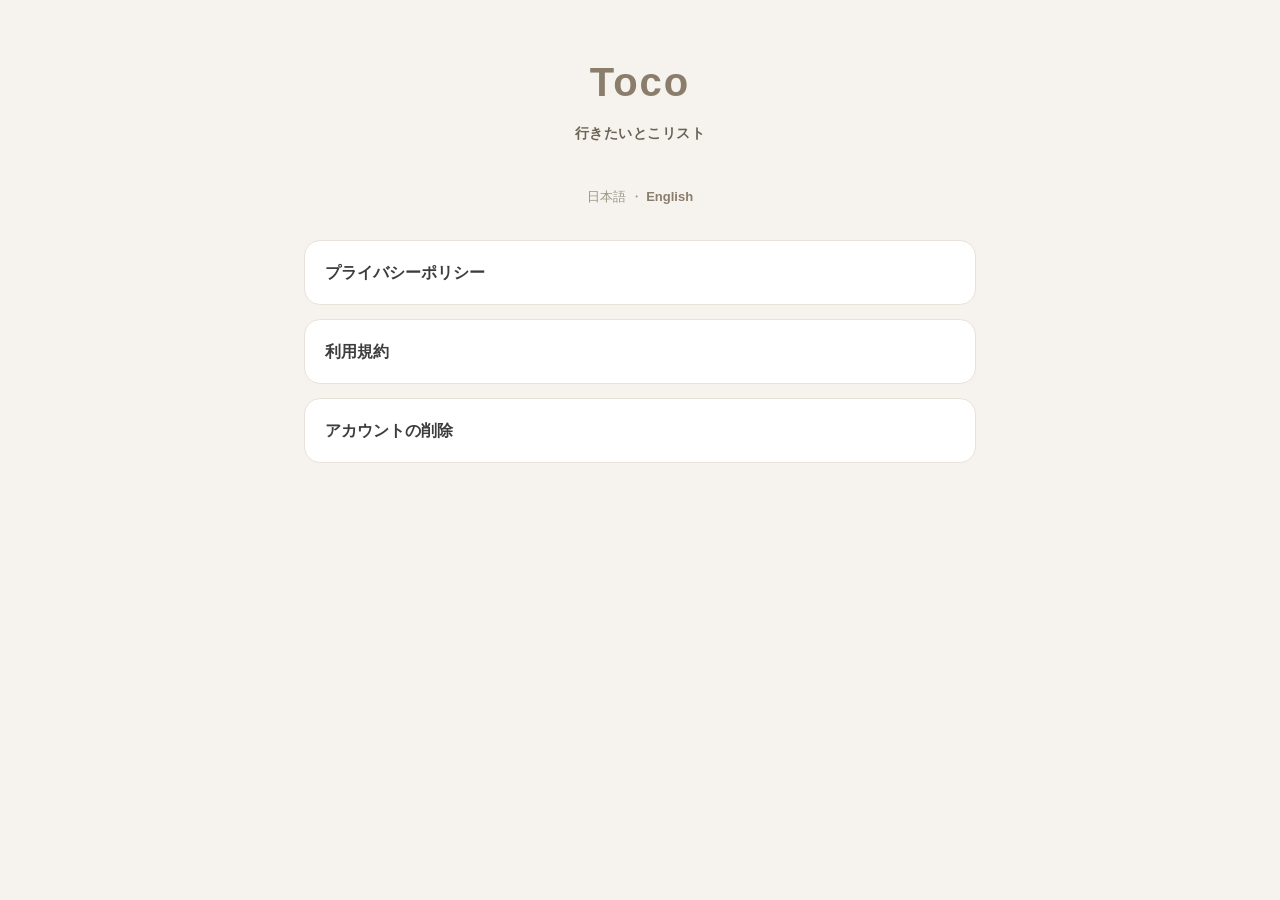
<file: index.html>
<!DOCTYPE html>
<html lang="ja">
<head>
  <meta charset="UTF-8" />
  <meta name="viewport" content="width=device-width, initial-scale=1.0" />
  <title>Toco — 法的情報</title>
  <link rel="stylesheet" href="style.css" />
</head>
<body>
  <div class="wrap">
    <div class="brand">
      <p class="logo">Toco</p>
      <p class="tagline">行きたいとこリスト</p>
    </div>

    <p class="lang">日本語 ・ <a href="index.en.html">English</a></p>

    <div class="home-links">
      <a href="privacy-policy.html">プライバシーポリシー</a>
      <a href="terms.html">利用規約</a>
      <a href="delete-account.html">アカウントの削除</a>
    </div>
  </div>
</body>
</html>
</file>
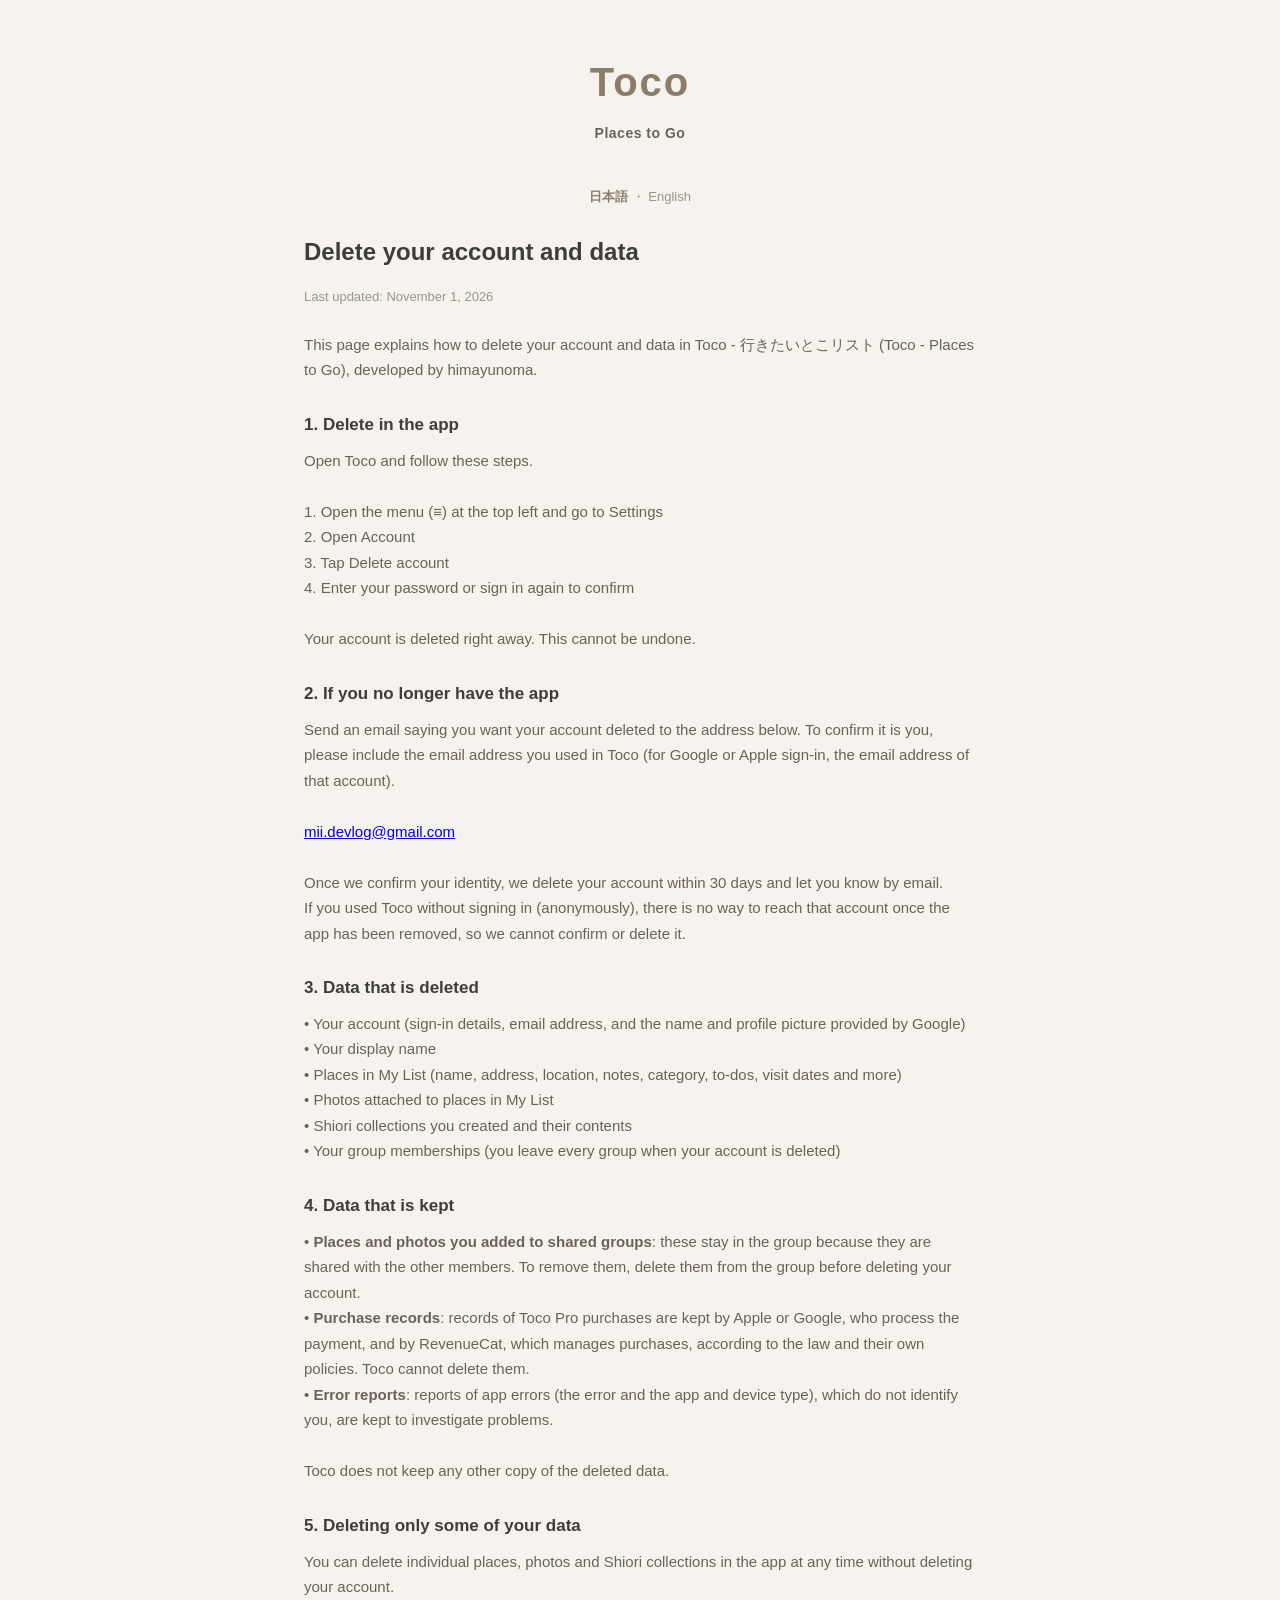
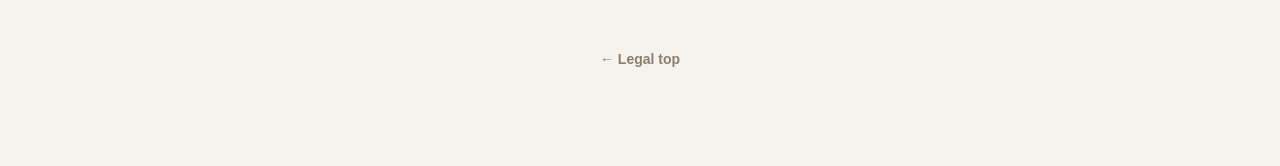
<file: delete-account.en.html>
<!DOCTYPE html>
<html lang="en">
<head>
  <meta charset="UTF-8" />
  <meta name="viewport" content="width=device-width, initial-scale=1.0" />
  <title>Delete your account — Toco</title>
  <link rel="stylesheet" href="style.css" />
</head>
<body>
  <div class="wrap">
    <div class="brand">
      <p class="logo">Toco</p>
      <p class="tagline">Places to Go</p>
    </div>

    <p class="lang"><a href="delete-account.html">日本語</a> ・ English</p>

    <h1>Delete your account and data</h1>
    <p class="updated">Last updated: November 1, 2026</p>

    <p class="lead">
      This page explains how to delete your account and data in Toco - 行きたいとこリスト (Toco - Places to Go), developed by himayunoma.
    </p>

    <section>
      <h2>1. Delete in the app</h2>
      <p>Open Toco and follow these steps.

1. Open the menu (≡) at the top left and go to Settings
2. Open Account
3. Tap Delete account
4. Enter your password or sign in again to confirm

Your account is deleted right away. This cannot be undone.</p>
    </section>

    <section>
      <h2>2. If you no longer have the app</h2>
      <p>Send an email saying you want your account deleted to the address below. To confirm it is you, please include the email address you used in Toco (for Google or Apple sign-in, the email address of that account).

<a href="mailto:mii.devlog@gmail.com?subject=Toco%20account%20deletion">mii.devlog@gmail.com</a>

Once we confirm your identity, we delete your account within 30 days and let you know by email.
If you used Toco without signing in (anonymously), there is no way to reach that account once the app has been removed, so we cannot confirm or delete it.</p>
    </section>

    <section>
      <h2>3. Data that is deleted</h2>
      <p>• Your account (sign-in details, email address, and the name and profile picture provided by Google)
• Your display name
• Places in My List (name, address, location, notes, category, to-dos, visit dates and more)
• Photos attached to places in My List
• Shiori collections you created and their contents
• Your group memberships (you leave every group when your account is deleted)</p>
    </section>

    <section>
      <h2>4. Data that is kept</h2>
      <p>• <strong>Places and photos you added to shared groups</strong>: these stay in the group because they are shared with the other members. To remove them, delete them from the group before deleting your account.
• <strong>Purchase records</strong>: records of Toco Pro purchases are kept by Apple or Google, who process the payment, and by RevenueCat, which manages purchases, according to the law and their own policies. Toco cannot delete them.
• <strong>Error reports</strong>: reports of app errors (the error and the app and device type), which do not identify you, are kept to investigate problems.

Toco does not keep any other copy of the deleted data.</p>
    </section>

    <section>
      <h2>5. Deleting only some of your data</h2>
      <p>You can delete individual places, photos and Shiori collections in the app at any time without deleting your account.</p>
    </section>

    <p class="nav"><a href="index.en.html">← Legal top</a></p>
  </div>
</body>
</html>
</file>
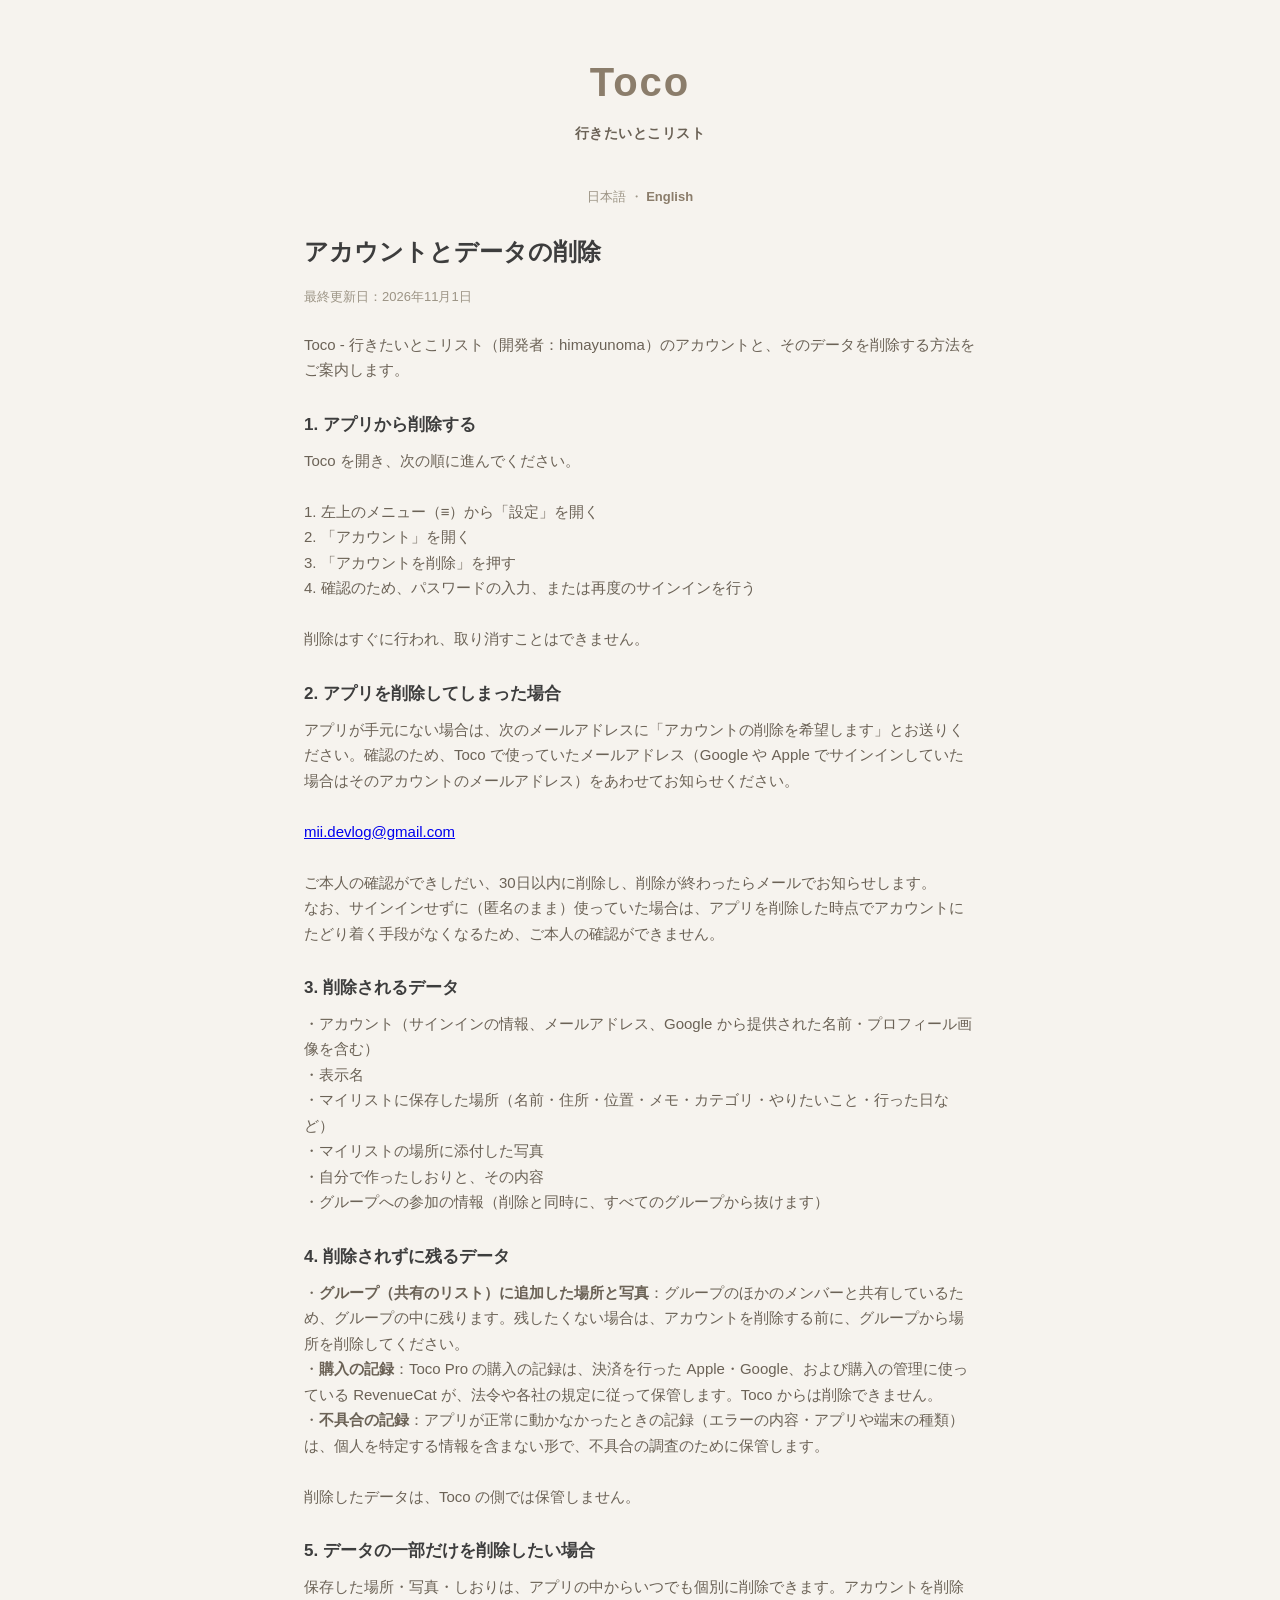
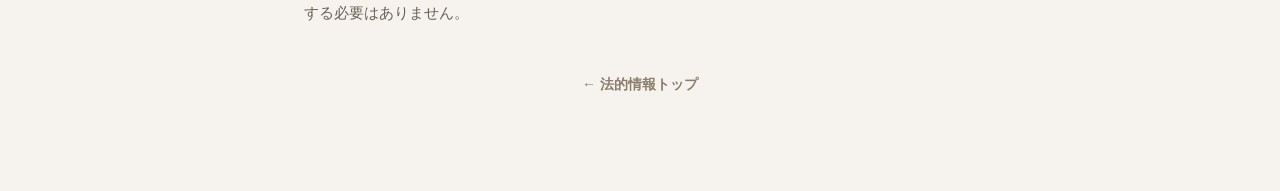
<file: delete-account.html>
<!DOCTYPE html>
<html lang="ja">
<head>
  <meta charset="UTF-8" />
  <meta name="viewport" content="width=device-width, initial-scale=1.0" />
  <title>アカウントの削除 — Toco</title>
  <link rel="stylesheet" href="style.css" />
</head>
<body>
  <div class="wrap">
    <div class="brand">
      <p class="logo">Toco</p>
      <p class="tagline">行きたいとこリスト</p>
    </div>

    <p class="lang">日本語 ・ <a href="delete-account.en.html">English</a></p>

    <h1>アカウントとデータの削除</h1>
    <p class="updated">最終更新日：2026年11月1日</p>

    <p class="lead">
      Toco - 行きたいとこリスト（開発者：himayunoma）のアカウントと、そのデータを削除する方法をご案内します。
    </p>

    <section>
      <h2>1. アプリから削除する</h2>
      <p>Toco を開き、次の順に進んでください。

1. 左上のメニュー（≡）から「設定」を開く
2. 「アカウント」を開く
3. 「アカウントを削除」を押す
4. 確認のため、パスワードの入力、または再度のサインインを行う

削除はすぐに行われ、取り消すことはできません。</p>
    </section>

    <section>
      <h2>2. アプリを削除してしまった場合</h2>
      <p>アプリが手元にない場合は、次のメールアドレスに「アカウントの削除を希望します」とお送りください。確認のため、Toco で使っていたメールアドレス（Google や Apple でサインインしていた場合はそのアカウントのメールアドレス）をあわせてお知らせください。

<a href="mailto:mii.devlog@gmail.com?subject=Toco%20%E3%82%A2%E3%82%AB%E3%82%A6%E3%83%B3%E3%83%88%E3%81%AE%E5%89%8A%E9%99%A4">mii.devlog@gmail.com</a>

ご本人の確認ができしだい、30日以内に削除し、削除が終わったらメールでお知らせします。
なお、サインインせずに（匿名のまま）使っていた場合は、アプリを削除した時点でアカウントにたどり着く手段がなくなるため、ご本人の確認ができません。</p>
    </section>

    <section>
      <h2>3. 削除されるデータ</h2>
      <p>・アカウント（サインインの情報、メールアドレス、Google から提供された名前・プロフィール画像を含む）
・表示名
・マイリストに保存した場所（名前・住所・位置・メモ・カテゴリ・やりたいこと・行った日など）
・マイリストの場所に添付した写真
・自分で作ったしおりと、その内容
・グループへの参加の情報（削除と同時に、すべてのグループから抜けます）</p>
    </section>

    <section>
      <h2>4. 削除されずに残るデータ</h2>
      <p>・<strong>グループ（共有のリスト）に追加した場所と写真</strong>：グループのほかのメンバーと共有しているため、グループの中に残ります。残したくない場合は、アカウントを削除する前に、グループから場所を削除してください。
・<strong>購入の記録</strong>：Toco Pro の購入の記録は、決済を行った Apple・Google、および購入の管理に使っている RevenueCat が、法令や各社の規定に従って保管します。Toco からは削除できません。
・<strong>不具合の記録</strong>：アプリが正常に動かなかったときの記録（エラーの内容・アプリや端末の種類）は、個人を特定する情報を含まない形で、不具合の調査のために保管します。

削除したデータは、Toco の側では保管しません。</p>
    </section>

    <section>
      <h2>5. データの一部だけを削除したい場合</h2>
      <p>保存した場所・写真・しおりは、アプリの中からいつでも個別に削除できます。アカウントを削除する必要はありません。</p>
    </section>

    <p class="nav"><a href="index.html">← 法的情報トップ</a></p>
  </div>
</body>
</html>
</file>
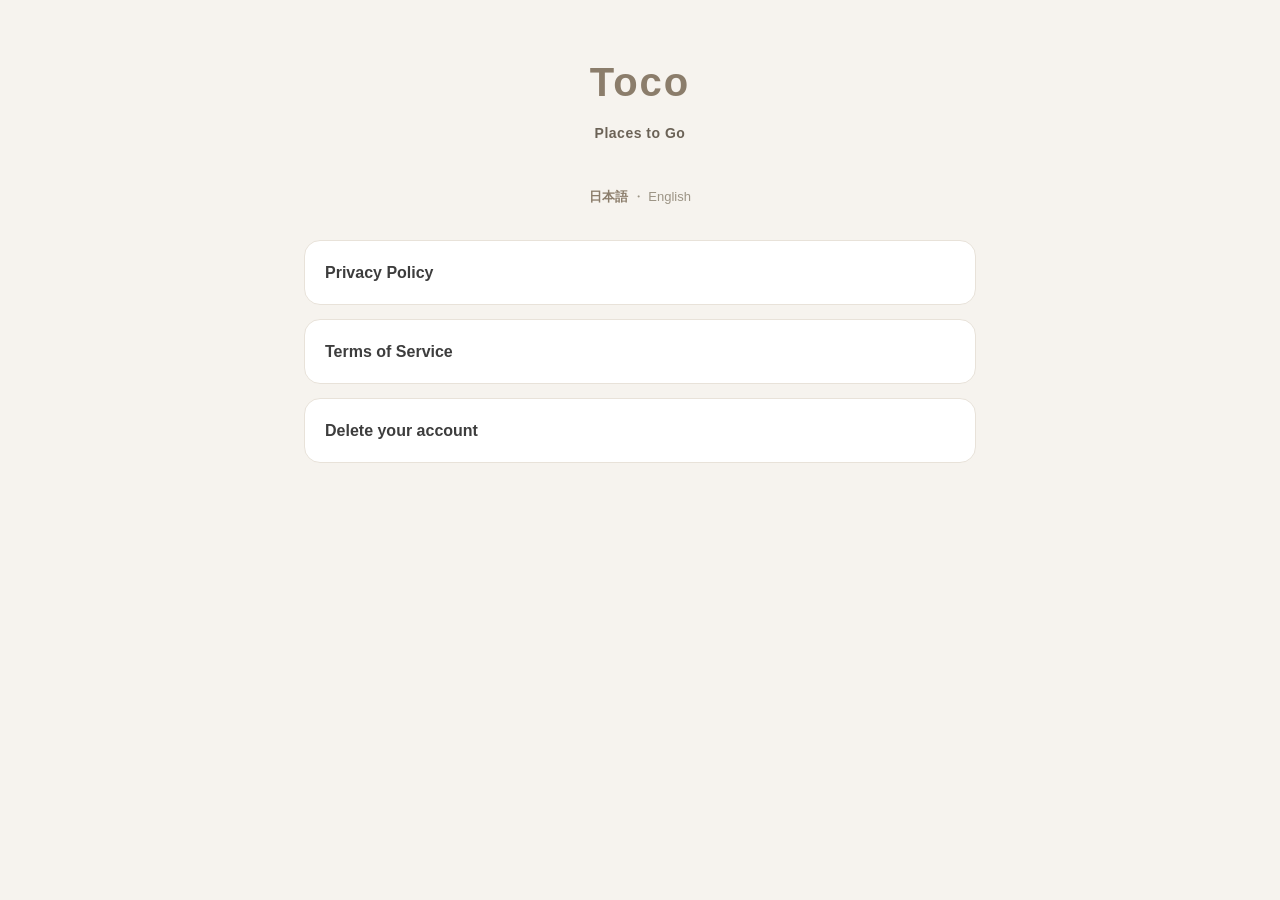
<file: index.en.html>
<!DOCTYPE html>
<html lang="en">
<head>
  <meta charset="UTF-8" />
  <meta name="viewport" content="width=device-width, initial-scale=1.0" />
  <title>Toco — Legal</title>
  <link rel="stylesheet" href="style.css" />
</head>
<body>
  <div class="wrap">
    <div class="brand">
      <p class="logo">Toco</p>
      <p class="tagline">Places to Go</p>
    </div>

    <p class="lang"><a href="index.html">日本語</a> ・ English</p>

    <div class="home-links">
      <a href="privacy-policy.en.html">Privacy Policy</a>
      <a href="terms.en.html">Terms of Service</a>
      <a href="delete-account.en.html">Delete your account</a>
    </div>
  </div>
</body>
</html>
</file>
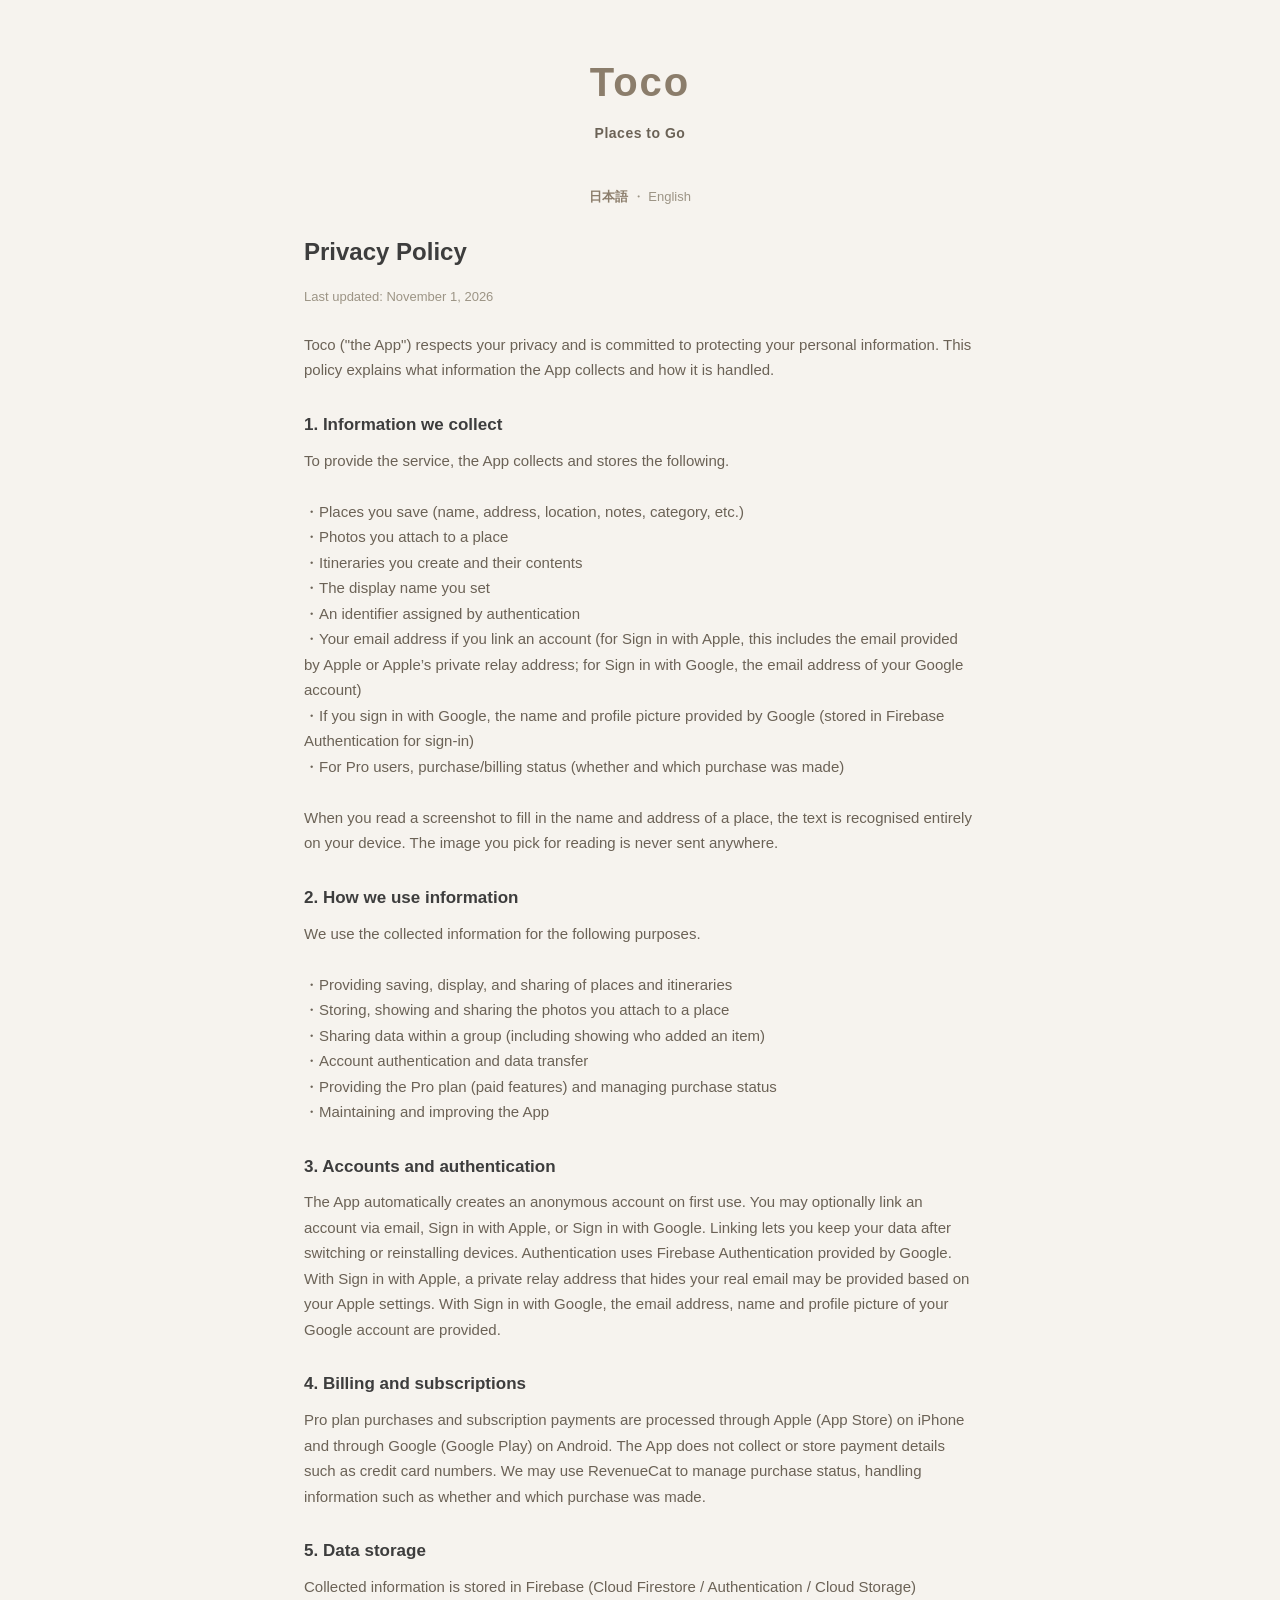
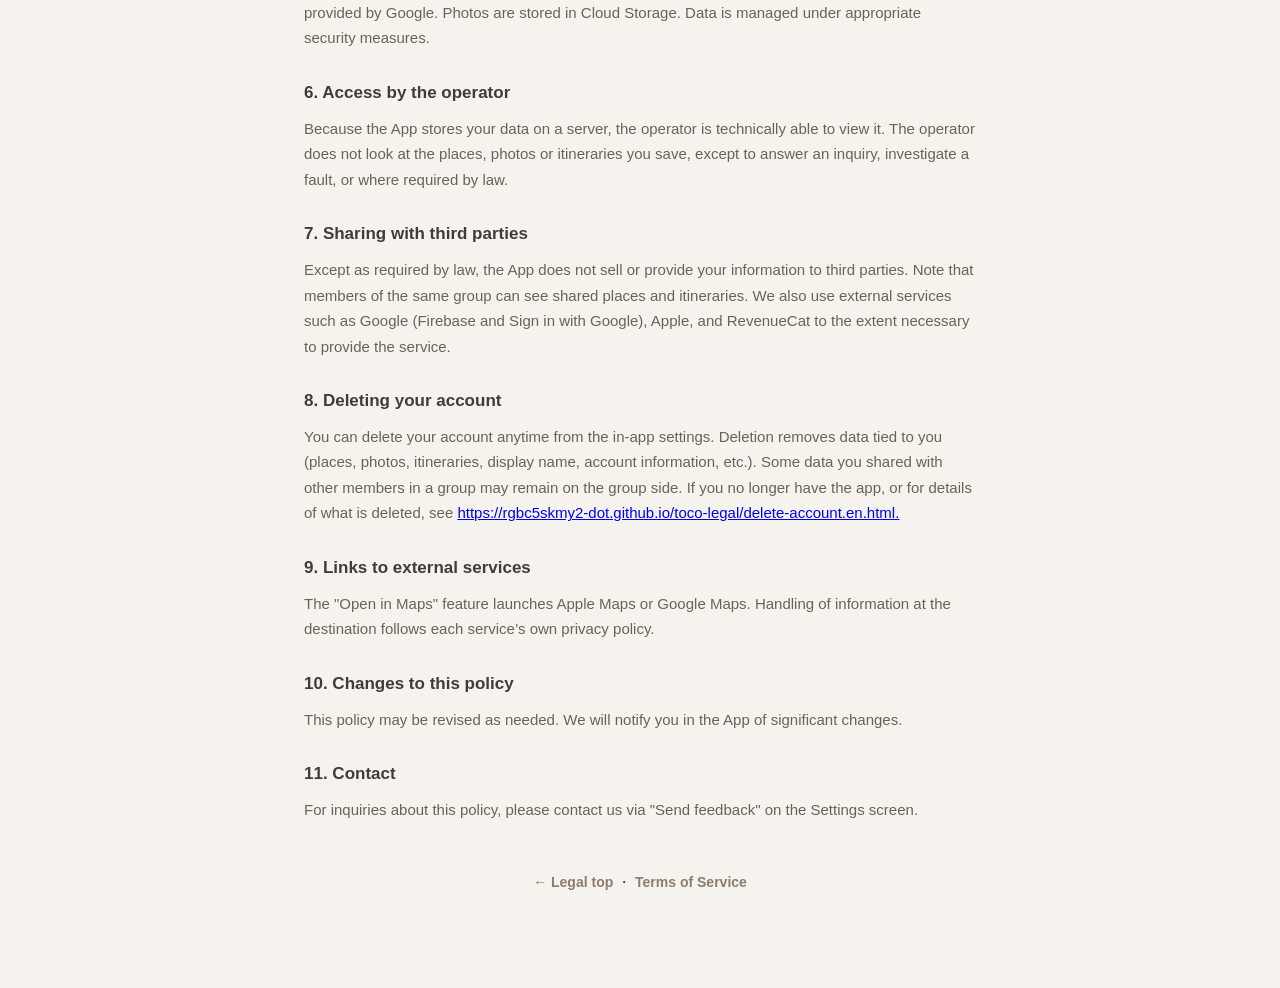
<file: privacy-policy.en.html>
<!DOCTYPE html>
<html lang="en">
<head>
  <meta charset="UTF-8" />
  <meta name="viewport" content="width=device-width, initial-scale=1.0" />
  <title>Privacy Policy — Toco</title>
  <link rel="stylesheet" href="style.css" />
</head>
<body>
  <div class="wrap">
    <div class="brand">
      <p class="logo">Toco</p>
      <p class="tagline">Places to Go</p>
    </div>

    <p class="lang"><a href="privacy-policy.html">日本語</a> ・ English</p>

    <h1>Privacy Policy</h1>
    <p class="updated">Last updated: November 1, 2026</p>

    <p class="lead">
      Toco ("the App") respects your privacy and is committed to protecting your personal information. This policy explains what information the App collects and how it is handled.
    </p>

    <section>
      <h2>1. Information we collect</h2>
      <p>To provide the service, the App collects and stores the following.

・Places you save (name, address, location, notes, category, etc.)
・Photos you attach to a place
・Itineraries you create and their contents
・The display name you set
・An identifier assigned by authentication
・Your email address if you link an account (for Sign in with Apple, this includes the email provided by Apple or Apple’s private relay address; for Sign in with Google, the email address of your Google account)
・If you sign in with Google, the name and profile picture provided by Google (stored in Firebase Authentication for sign-in)
・For Pro users, purchase/billing status (whether and which purchase was made)

When you read a screenshot to fill in the name and address of a place, the text is recognised entirely on your device. The image you pick for reading is never sent anywhere.</p>
    </section>

    <section>
      <h2>2. How we use information</h2>
      <p>We use the collected information for the following purposes.

・Providing saving, display, and sharing of places and itineraries
・Storing, showing and sharing the photos you attach to a place
・Sharing data within a group (including showing who added an item)
・Account authentication and data transfer
・Providing the Pro plan (paid features) and managing purchase status
・Maintaining and improving the App</p>
    </section>

    <section>
      <h2>3. Accounts and authentication</h2>
      <p>The App automatically creates an anonymous account on first use. You may optionally link an account via email, Sign in with Apple, or Sign in with Google. Linking lets you keep your data after switching or reinstalling devices. Authentication uses Firebase Authentication provided by Google. With Sign in with Apple, a private relay address that hides your real email may be provided based on your Apple settings. With Sign in with Google, the email address, name and profile picture of your Google account are provided.</p>
    </section>

    <section>
      <h2>4. Billing and subscriptions</h2>
      <p>Pro plan purchases and subscription payments are processed through Apple (App Store) on iPhone and through Google (Google Play) on Android. The App does not collect or store payment details such as credit card numbers. We may use RevenueCat to manage purchase status, handling information such as whether and which purchase was made.</p>
    </section>

    <section>
      <h2>5. Data storage</h2>
      <p>Collected information is stored in Firebase (Cloud Firestore / Authentication / Cloud Storage) provided by Google. Photos are stored in Cloud Storage. Data is managed under appropriate security measures.</p>
    </section>

    <section>
      <h2>6. Access by the operator</h2>
      <p>Because the App stores your data on a server, the operator is technically able to view it. The operator does not look at the places, photos or itineraries you save, except to answer an inquiry, investigate a fault, or where required by law.</p>
    </section>

    <section>
      <h2>7. Sharing with third parties</h2>
      <p>Except as required by law, the App does not sell or provide your information to third parties. Note that members of the same group can see shared places and itineraries. We also use external services such as Google (Firebase and Sign in with Google), Apple, and RevenueCat to the extent necessary to provide the service.</p>
    </section>

    <section>
      <h2>8. Deleting your account</h2>
      <p>You can delete your account anytime from the in-app settings. Deletion removes data tied to you (places, photos, itineraries, display name, account information, etc.). Some data you shared with other members in a group may remain on the group side. If you no longer have the app, or for details of what is deleted, see <a href="https://rgbc5skmy2-dot.github.io/toco-legal/delete-account.en.html.">https://rgbc5skmy2-dot.github.io/toco-legal/delete-account.en.html.</a></p>
    </section>

    <section>
      <h2>9. Links to external services</h2>
      <p>The "Open in Maps" feature launches Apple Maps or Google Maps. Handling of information at the destination follows each service’s own privacy policy.</p>
    </section>

    <section>
      <h2>10. Changes to this policy</h2>
      <p>This policy may be revised as needed. We will notify you in the App of significant changes.</p>
    </section>

    <section>
      <h2>11. Contact</h2>
      <p>For inquiries about this policy, please contact us via "Send feedback" on the Settings screen.</p>
    </section>

    <p class="nav"><a href="index.en.html">← Legal top</a> ・ <a href="terms.en.html">Terms of Service</a></p>
  </div>
</body>
</html>
</file>
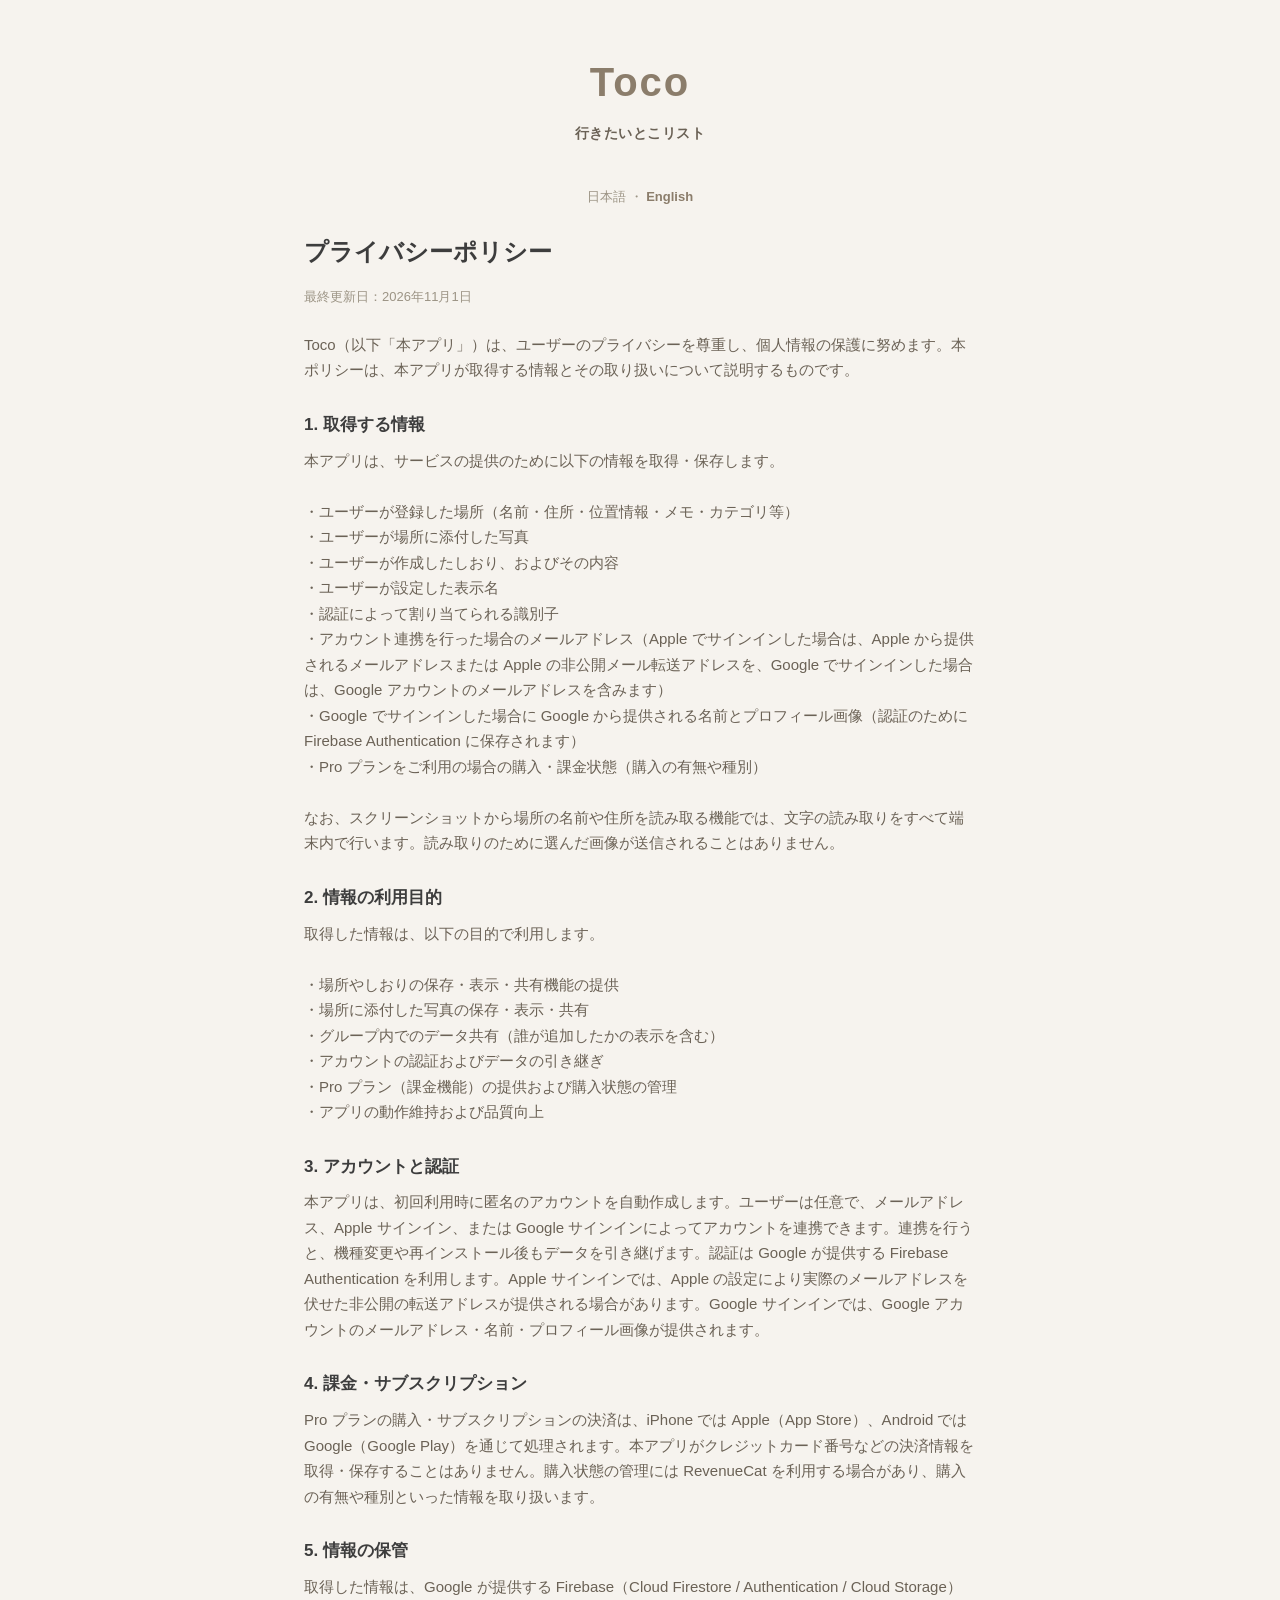
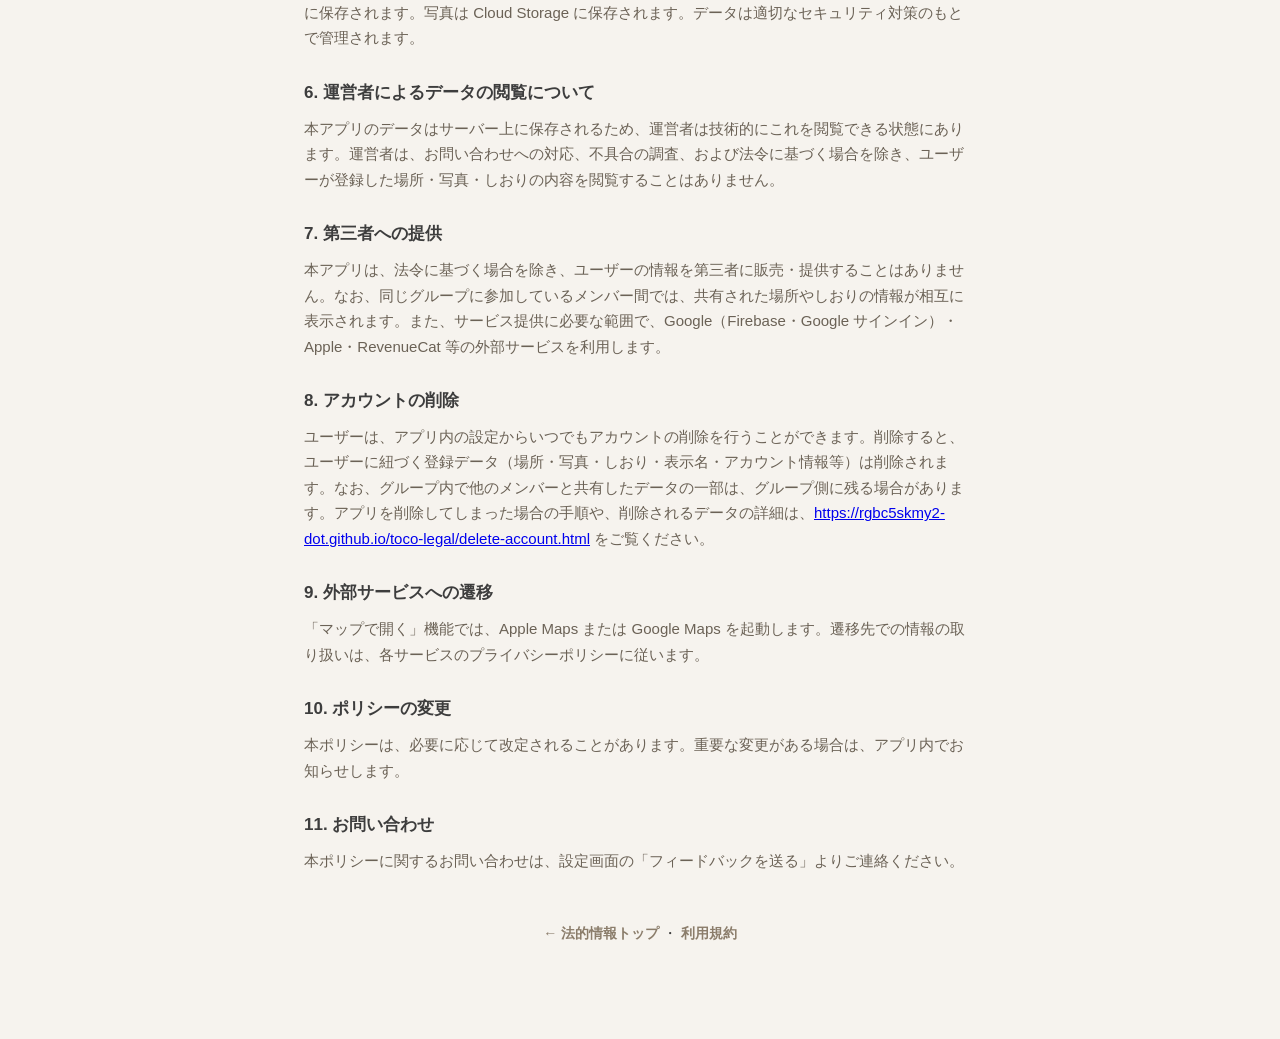
<file: privacy-policy.html>
<!DOCTYPE html>
<html lang="ja">
<head>
  <meta charset="UTF-8" />
  <meta name="viewport" content="width=device-width, initial-scale=1.0" />
  <title>プライバシーポリシー — Toco</title>
  <link rel="stylesheet" href="style.css" />
</head>
<body>
  <div class="wrap">
    <div class="brand">
      <p class="logo">Toco</p>
      <p class="tagline">行きたいとこリスト</p>
    </div>

    <p class="lang">日本語 ・ <a href="privacy-policy.en.html">English</a></p>

    <h1>プライバシーポリシー</h1>
    <p class="updated">最終更新日：2026年11月1日</p>

    <p class="lead">
      Toco（以下「本アプリ」）は、ユーザーのプライバシーを尊重し、個人情報の保護に努めます。本ポリシーは、本アプリが取得する情報とその取り扱いについて説明するものです。
    </p>

    <section>
      <h2>1. 取得する情報</h2>
      <p>本アプリは、サービスの提供のために以下の情報を取得・保存します。

・ユーザーが登録した場所（名前・住所・位置情報・メモ・カテゴリ等）
・ユーザーが場所に添付した写真
・ユーザーが作成したしおり、およびその内容
・ユーザーが設定した表示名
・認証によって割り当てられる識別子
・アカウント連携を行った場合のメールアドレス（Apple でサインインした場合は、Apple から提供されるメールアドレスまたは Apple の非公開メール転送アドレスを、Google でサインインした場合は、Google アカウントのメールアドレスを含みます）
・Google でサインインした場合に Google から提供される名前とプロフィール画像（認証のために Firebase Authentication に保存されます）
・Pro プランをご利用の場合の購入・課金状態（購入の有無や種別）

なお、スクリーンショットから場所の名前や住所を読み取る機能では、文字の読み取りをすべて端末内で行います。読み取りのために選んだ画像が送信されることはありません。</p>
    </section>

    <section>
      <h2>2. 情報の利用目的</h2>
      <p>取得した情報は、以下の目的で利用します。

・場所やしおりの保存・表示・共有機能の提供
・場所に添付した写真の保存・表示・共有
・グループ内でのデータ共有（誰が追加したかの表示を含む）
・アカウントの認証およびデータの引き継ぎ
・Pro プラン（課金機能）の提供および購入状態の管理
・アプリの動作維持および品質向上</p>
    </section>

    <section>
      <h2>3. アカウントと認証</h2>
      <p>本アプリは、初回利用時に匿名のアカウントを自動作成します。ユーザーは任意で、メールアドレス、Apple サインイン、または Google サインインによってアカウントを連携できます。連携を行うと、機種変更や再インストール後もデータを引き継げます。認証は Google が提供する Firebase Authentication を利用します。Apple サインインでは、Apple の設定により実際のメールアドレスを伏せた非公開の転送アドレスが提供される場合があります。Google サインインでは、Google アカウントのメールアドレス・名前・プロフィール画像が提供されます。</p>
    </section>

    <section>
      <h2>4. 課金・サブスクリプション</h2>
      <p>Pro プランの購入・サブスクリプションの決済は、iPhone では Apple（App Store）、Android では Google（Google Play）を通じて処理されます。本アプリがクレジットカード番号などの決済情報を取得・保存することはありません。購入状態の管理には RevenueCat を利用する場合があり、購入の有無や種別といった情報を取り扱います。</p>
    </section>

    <section>
      <h2>5. 情報の保管</h2>
      <p>取得した情報は、Google が提供する Firebase（Cloud Firestore / Authentication / Cloud Storage）に保存されます。写真は Cloud Storage に保存されます。データは適切なセキュリティ対策のもとで管理されます。</p>
    </section>

    <section>
      <h2>6. 運営者によるデータの閲覧について</h2>
      <p>本アプリのデータはサーバー上に保存されるため、運営者は技術的にこれを閲覧できる状態にあります。運営者は、お問い合わせへの対応、不具合の調査、および法令に基づく場合を除き、ユーザーが登録した場所・写真・しおりの内容を閲覧することはありません。</p>
    </section>

    <section>
      <h2>7. 第三者への提供</h2>
      <p>本アプリは、法令に基づく場合を除き、ユーザーの情報を第三者に販売・提供することはありません。なお、同じグループに参加しているメンバー間では、共有された場所やしおりの情報が相互に表示されます。また、サービス提供に必要な範囲で、Google（Firebase・Google サインイン）・Apple・RevenueCat 等の外部サービスを利用します。</p>
    </section>

    <section>
      <h2>8. アカウントの削除</h2>
      <p>ユーザーは、アプリ内の設定からいつでもアカウントの削除を行うことができます。削除すると、ユーザーに紐づく登録データ（場所・写真・しおり・表示名・アカウント情報等）は削除されます。なお、グループ内で他のメンバーと共有したデータの一部は、グループ側に残る場合があります。アプリを削除してしまった場合の手順や、削除されるデータの詳細は、<a href="https://rgbc5skmy2-dot.github.io/toco-legal/delete-account.html">https://rgbc5skmy2-dot.github.io/toco-legal/delete-account.html</a> をご覧ください。</p>
    </section>

    <section>
      <h2>9. 外部サービスへの遷移</h2>
      <p>「マップで開く」機能では、Apple Maps または Google Maps を起動します。遷移先での情報の取り扱いは、各サービスのプライバシーポリシーに従います。</p>
    </section>

    <section>
      <h2>10. ポリシーの変更</h2>
      <p>本ポリシーは、必要に応じて改定されることがあります。重要な変更がある場合は、アプリ内でお知らせします。</p>
    </section>

    <section>
      <h2>11. お問い合わせ</h2>
      <p>本ポリシーに関するお問い合わせは、設定画面の「フィードバックを送る」よりご連絡ください。</p>
    </section>

    <p class="nav"><a href="index.html">← 法的情報トップ</a> ・ <a href="terms.html">利用規約</a></p>
  </div>
</body>
</html>
</file>
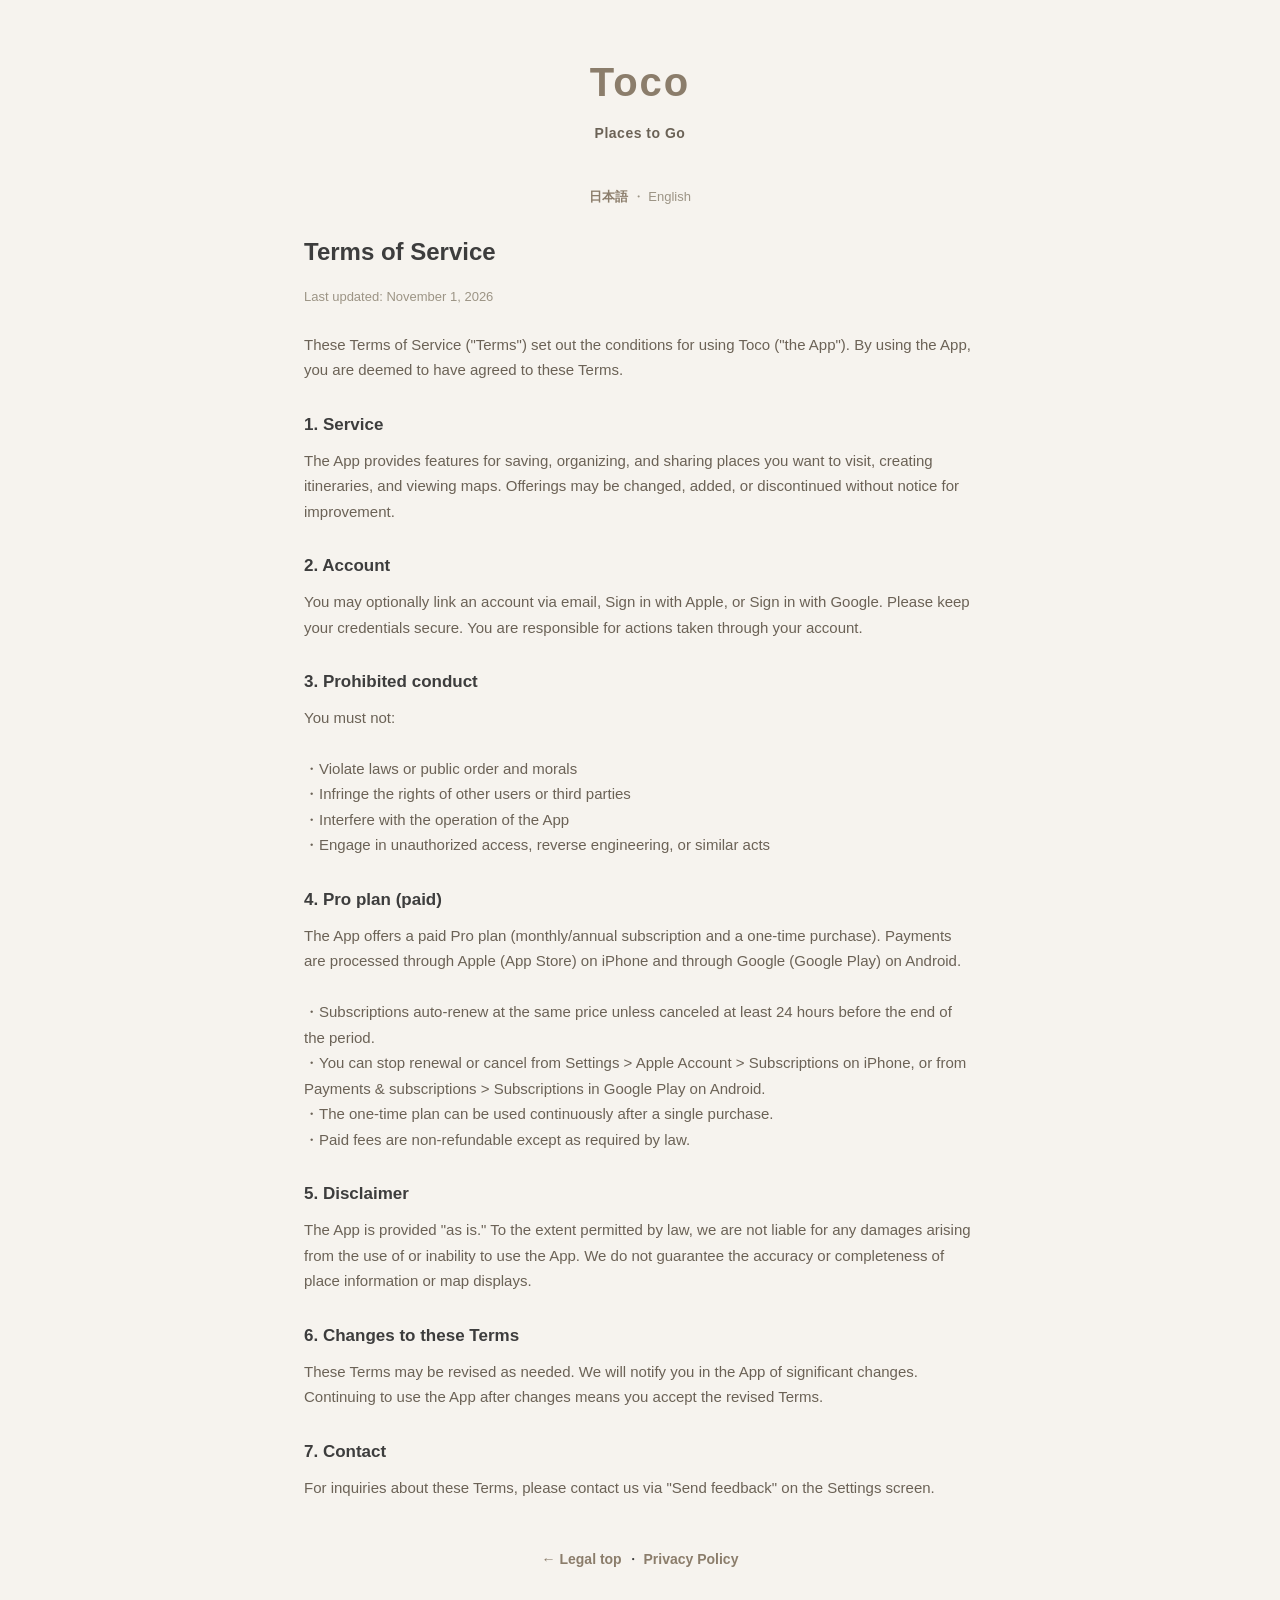
<file: terms.en.html>
<!DOCTYPE html>
<html lang="en">
<head>
  <meta charset="UTF-8" />
  <meta name="viewport" content="width=device-width, initial-scale=1.0" />
  <title>Terms of Service — Toco</title>
  <link rel="stylesheet" href="style.css" />
</head>
<body>
  <div class="wrap">
    <div class="brand">
      <p class="logo">Toco</p>
      <p class="tagline">Places to Go</p>
    </div>

    <p class="lang"><a href="terms.html">日本語</a> ・ English</p>

    <h1>Terms of Service</h1>
    <p class="updated">Last updated: November 1, 2026</p>

    <p class="lead">
      These Terms of Service ("Terms") set out the conditions for using Toco ("the App"). By using the App, you are deemed to have agreed to these Terms.
    </p>

    <section>
      <h2>1. Service</h2>
      <p>The App provides features for saving, organizing, and sharing places you want to visit, creating itineraries, and viewing maps. Offerings may be changed, added, or discontinued without notice for improvement.</p>
    </section>

    <section>
      <h2>2. Account</h2>
      <p>You may optionally link an account via email, Sign in with Apple, or Sign in with Google. Please keep your credentials secure. You are responsible for actions taken through your account.</p>
    </section>

    <section>
      <h2>3. Prohibited conduct</h2>
      <p>You must not:

・Violate laws or public order and morals
・Infringe the rights of other users or third parties
・Interfere with the operation of the App
・Engage in unauthorized access, reverse engineering, or similar acts</p>
    </section>

    <section>
      <h2>4. Pro plan (paid)</h2>
      <p>The App offers a paid Pro plan (monthly/annual subscription and a one-time purchase). Payments are processed through Apple (App Store) on iPhone and through Google (Google Play) on Android.

・Subscriptions auto-renew at the same price unless canceled at least 24 hours before the end of the period.
・You can stop renewal or cancel from Settings &gt; Apple Account &gt; Subscriptions on iPhone, or from Payments &amp; subscriptions &gt; Subscriptions in Google Play on Android.
・The one-time plan can be used continuously after a single purchase.
・Paid fees are non-refundable except as required by law.</p>
    </section>

    <section>
      <h2>5. Disclaimer</h2>
      <p>The App is provided "as is." To the extent permitted by law, we are not liable for any damages arising from the use of or inability to use the App. We do not guarantee the accuracy or completeness of place information or map displays.</p>
    </section>

    <section>
      <h2>6. Changes to these Terms</h2>
      <p>These Terms may be revised as needed. We will notify you in the App of significant changes. Continuing to use the App after changes means you accept the revised Terms.</p>
    </section>

    <section>
      <h2>7. Contact</h2>
      <p>For inquiries about these Terms, please contact us via "Send feedback" on the Settings screen.</p>
    </section>

    <p class="nav"><a href="index.en.html">← Legal top</a> ・ <a href="privacy-policy.en.html">Privacy Policy</a></p>
  </div>
</body>
</html>
</file>
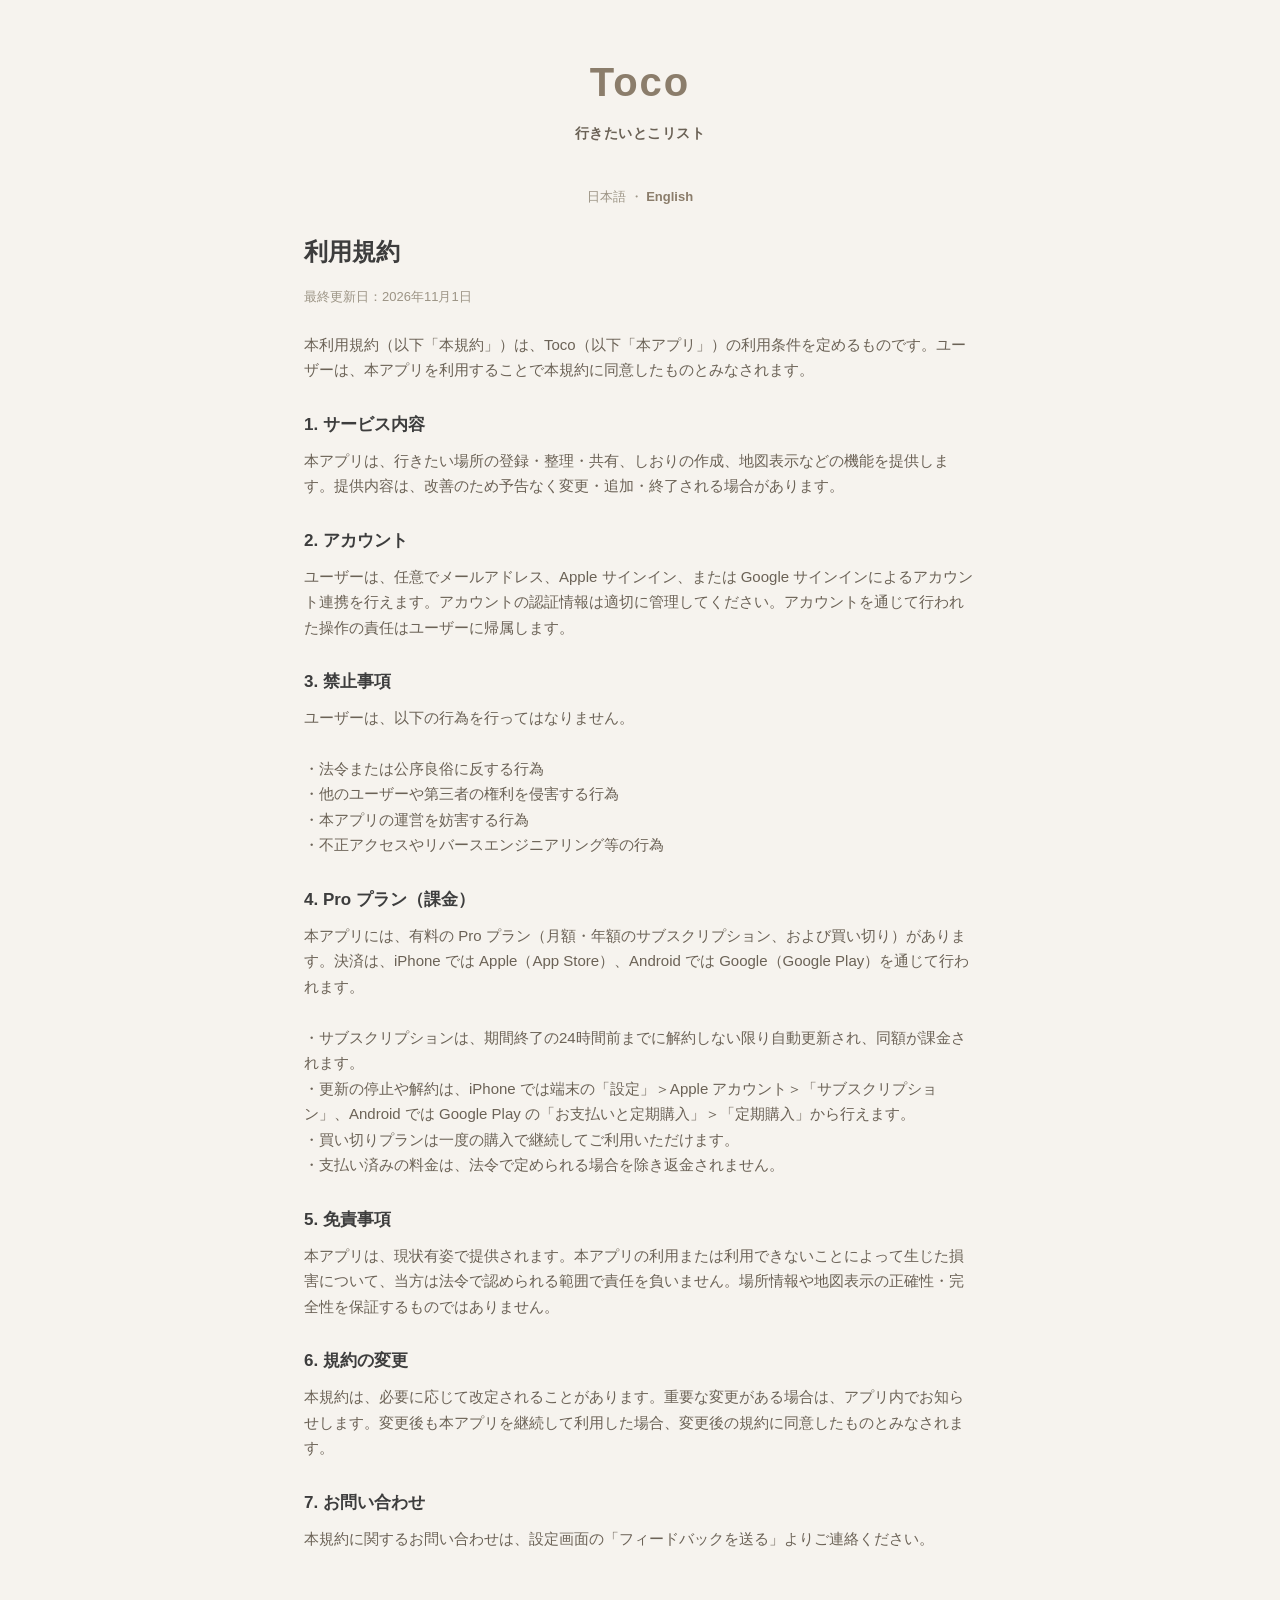
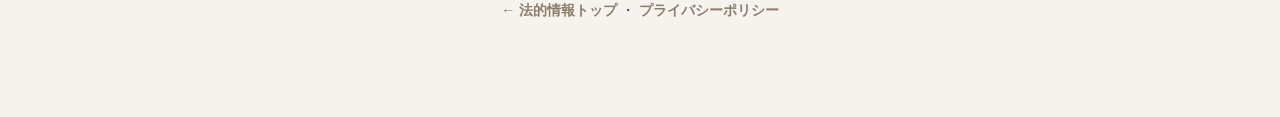
<file: terms.html>
<!DOCTYPE html>
<html lang="ja">
<head>
  <meta charset="UTF-8" />
  <meta name="viewport" content="width=device-width, initial-scale=1.0" />
  <title>利用規約 — Toco</title>
  <link rel="stylesheet" href="style.css" />
</head>
<body>
  <div class="wrap">
    <div class="brand">
      <p class="logo">Toco</p>
      <p class="tagline">行きたいとこリスト</p>
    </div>

    <p class="lang">日本語 ・ <a href="terms.en.html">English</a></p>

    <h1>利用規約</h1>
    <p class="updated">最終更新日：2026年11月1日</p>

    <p class="lead">
      本利用規約（以下「本規約」）は、Toco（以下「本アプリ」）の利用条件を定めるものです。ユーザーは、本アプリを利用することで本規約に同意したものとみなされます。
    </p>

    <section>
      <h2>1. サービス内容</h2>
      <p>本アプリは、行きたい場所の登録・整理・共有、しおりの作成、地図表示などの機能を提供します。提供内容は、改善のため予告なく変更・追加・終了される場合があります。</p>
    </section>

    <section>
      <h2>2. アカウント</h2>
      <p>ユーザーは、任意でメールアドレス、Apple サインイン、または Google サインインによるアカウント連携を行えます。アカウントの認証情報は適切に管理してください。アカウントを通じて行われた操作の責任はユーザーに帰属します。</p>
    </section>

    <section>
      <h2>3. 禁止事項</h2>
      <p>ユーザーは、以下の行為を行ってはなりません。

・法令または公序良俗に反する行為
・他のユーザーや第三者の権利を侵害する行為
・本アプリの運営を妨害する行為
・不正アクセスやリバースエンジニアリング等の行為</p>
    </section>

    <section>
      <h2>4. Pro プラン（課金）</h2>
      <p>本アプリには、有料の Pro プラン（月額・年額のサブスクリプション、および買い切り）があります。決済は、iPhone では Apple（App Store）、Android では Google（Google Play）を通じて行われます。

・サブスクリプションは、期間終了の24時間前までに解約しない限り自動更新され、同額が課金されます。
・更新の停止や解約は、iPhone では端末の「設定」＞Apple アカウント＞「サブスクリプション」、Android では Google Play の「お支払いと定期購入」＞「定期購入」から行えます。
・買い切りプランは一度の購入で継続してご利用いただけます。
・支払い済みの料金は、法令で定められる場合を除き返金されません。</p>
    </section>

    <section>
      <h2>5. 免責事項</h2>
      <p>本アプリは、現状有姿で提供されます。本アプリの利用または利用できないことによって生じた損害について、当方は法令で認められる範囲で責任を負いません。場所情報や地図表示の正確性・完全性を保証するものではありません。</p>
    </section>

    <section>
      <h2>6. 規約の変更</h2>
      <p>本規約は、必要に応じて改定されることがあります。重要な変更がある場合は、アプリ内でお知らせします。変更後も本アプリを継続して利用した場合、変更後の規約に同意したものとみなされます。</p>
    </section>

    <section>
      <h2>7. お問い合わせ</h2>
      <p>本規約に関するお問い合わせは、設定画面の「フィードバックを送る」よりご連絡ください。</p>
    </section>

    <p class="nav"><a href="index.html">← 法的情報トップ</a> ・ <a href="privacy-policy.html">プライバシーポリシー</a></p>
  </div>
</body>
</html>
</file>
<file: style.css>
:root {
  --bg: #F6F3EE;
  --card: #FFFFFF;
  --text: #3D3D3D;
  --text-secondary: #6B6256;
  --text-tertiary: #9C9485;
  --accent: #8B7D6B;
  --accent-dark: #6F6354;
  --border: #E8E2D9;
}

* { box-sizing: border-box; }

body {
  margin: 0;
  background: var(--bg);
  color: var(--text);
  font-family: -apple-system, BlinkMacSystemFont, "Hiragino Sans",
    "Hiragino Kaku Gothic ProN", "Noto Sans JP", "Yu Gothic", Meiryo, sans-serif;
  line-height: 1.7;
  -webkit-font-smoothing: antialiased;
}

.wrap {
  max-width: 720px;
  margin: 0 auto;
  padding: 48px 24px 80px;
}

.brand {
  text-align: center;
  margin-bottom: 40px;
}

.brand .logo {
  font-size: 40px;
  font-weight: 800;
  color: var(--accent);
  letter-spacing: 2px;
  margin: 0;
}

.brand .tagline {
  font-size: 14px;
  font-weight: 600;
  color: var(--text-secondary);
  letter-spacing: 0.5px;
  margin: 6px 0 0;
}

h1 {
  font-size: 24px;
  font-weight: 800;
  margin: 0 0 8px;
}

.updated {
  font-size: 13px;
  color: var(--text-tertiary);
  margin-bottom: 24px;
}

.lead {
  font-size: 15px;
  color: var(--text-secondary);
  margin-bottom: 8px;
}

section { margin-top: 28px; }

h2 {
  font-size: 17px;
  font-weight: 700;
  color: var(--text);
  margin: 0 0 8px;
}

section p {
  font-size: 15px;
  color: var(--text-secondary);
  margin: 0;
  white-space: pre-line;
}

.nav {
  text-align: center;
  margin-top: 48px;
  font-size: 14px;
}

.nav a {
  color: var(--accent);
  text-decoration: none;
  font-weight: 600;
}

.nav a:hover { text-decoration: underline; }

.home-links {
  display: flex;
  flex-direction: column;
  gap: 14px;
  margin-top: 32px;
}

.home-links a {
  display: block;
  background: var(--card);
  border: 1px solid var(--border);
  border-radius: 16px;
  padding: 18px 20px;
  color: var(--text);
  text-decoration: none;
  font-size: 16px;
  font-weight: 700;
}

.home-links a:hover { border-color: var(--accent); }
.lang {
  text-align: center;
  font-size: 13px;
  color: var(--text-tertiary);
  margin: 0 0 24px;
}

.lang a {
  color: var(--accent);
  text-decoration: none;
  font-weight: 600;
}

.lang a:hover { text-decoration: underline; }
</file>
